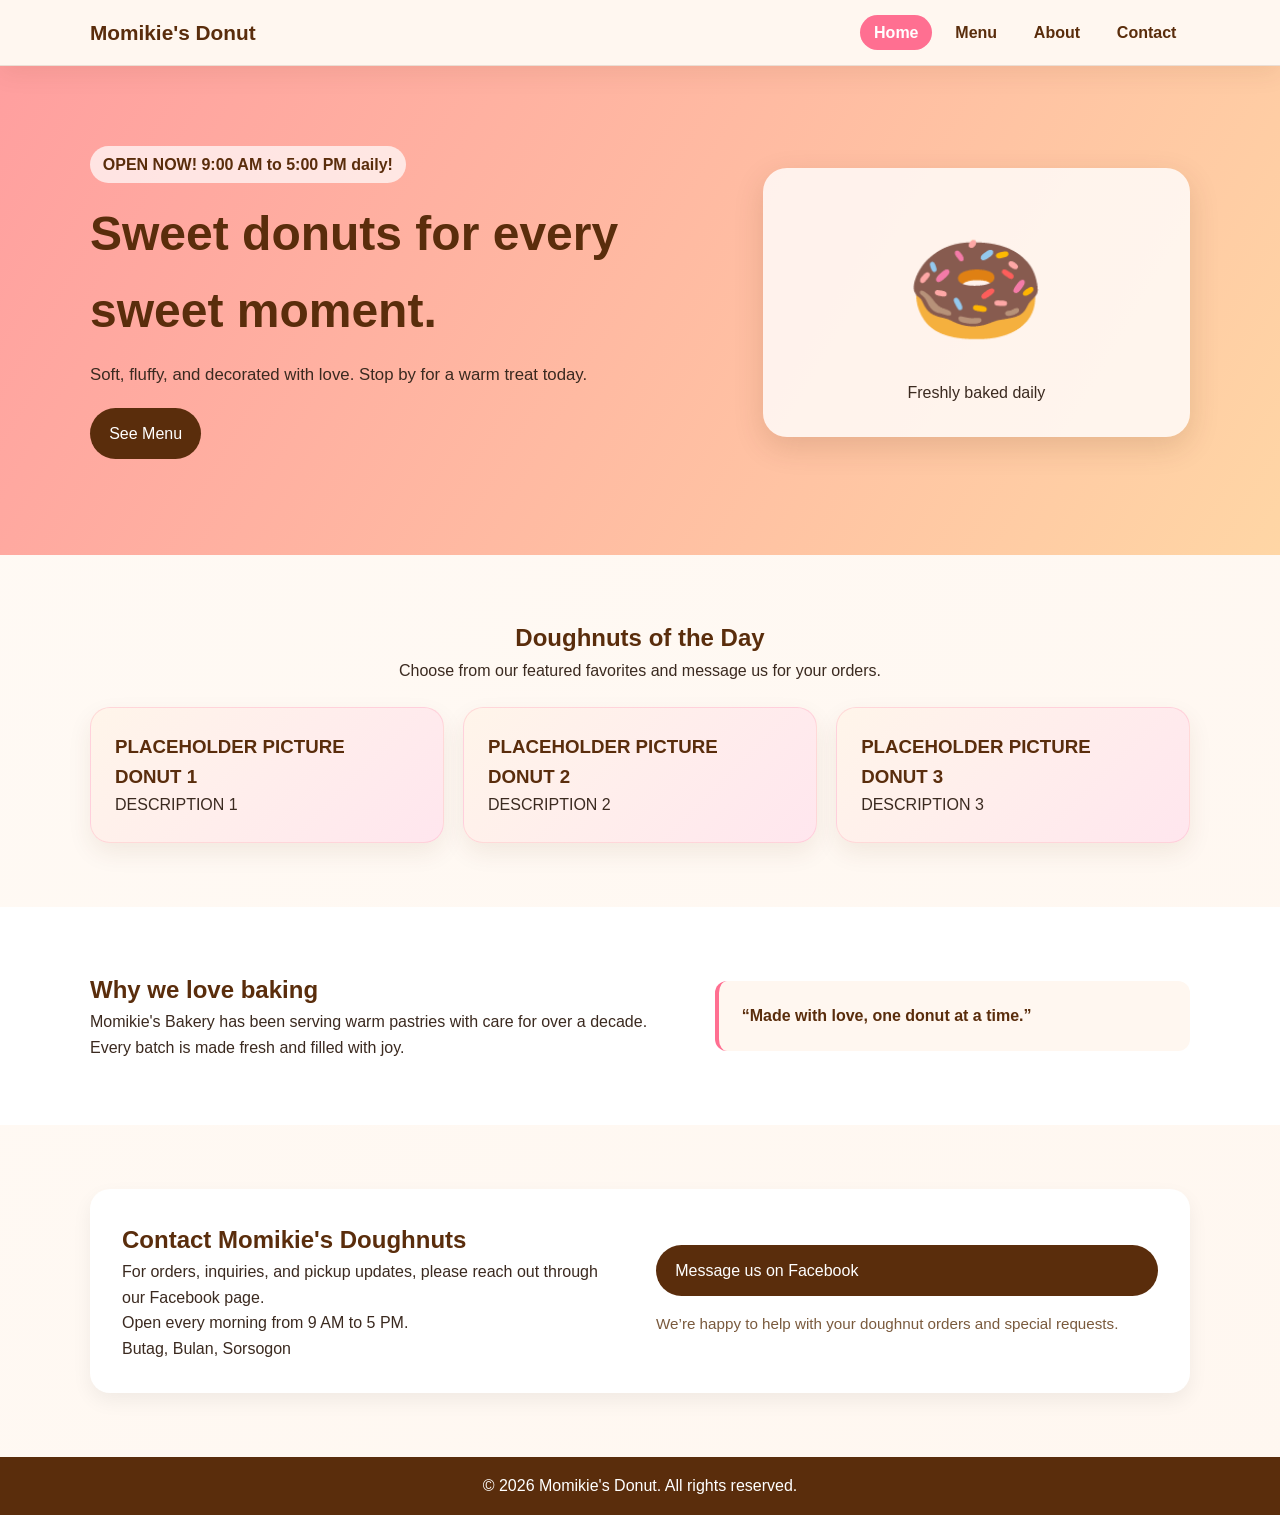
<file: index.html>
<!DOCTYPE html>
<html lang="en">
<head>
    <meta charset="UTF-8">
    <meta name="viewport" content="width=device-width, initial-scale=1.0">
    <title>Momikie's Donut</title>
    <link rel="stylesheet" href="style.css">
</head>
<body>
    <header class="site-header">
        <div class="container nav-wrap">
            <a href="index.html" class="logo">Momikie's Donut</a>
            <nav class="nav">
                <ul>
                    <li><a href="index.html" class="active">Home</a></li>
                    <li><a href="menu.html">Menu</a></li>
                    <li><a href="about.html">About</a></li>
                    <li><a href="contact.html">Contact</a></li>
                </ul>
            </nav>
        </div>
    </header>

    <section class="hero" id="home">
        <div class="container hero-content">
            <div>
                <p class="tag">OPEN NOW! 9:00 AM to 5:00 PM daily!</p>
                <h1>Sweet donuts for every sweet moment.</h1>
                <p class="subtitle">Soft, fluffy, and decorated with love. Stop by for a warm treat today.</p>
                <a href="menu.html" class="btn">See Menu</a>
            </div>
            <div class="hero-card" aria-label="Donut illustration">
                <span>🍩</span>
                <p>Freshly baked daily</p>
            </div>
        </div>
    </section>

    <main>
        <section id="menu" class="section">
            <div class="container">
                <div class="section-heading">
                    <h2>Doughnuts of the Day</h2>
                    <p>Choose from our featured favorites and message us for your orders.</p>
                </div>

                <div class="featured-grid">
                    <article class="featured-card">
                        <h3>PLACEHOLDER PICTURE</h3>
                        <h3>DONUT 1</h3>
                        <p>DESCRIPTION 1</p>
                    </article>
                    <article class="featured-card">
                        <h3>PLACEHOLDER PICTURE</h3>
                        <h3>DONUT 2</h3>
                        <p>DESCRIPTION 2</p>
                    </article>
                    <article class="featured-card">
                        <h3>PLACEHOLDER PICTURE</h3>
                        <h3>DONUT 3</h3>
                        <p>DESCRIPTION 3</p>
                    </article>
                </div>
            </div>
        </section>

        <section id="about" class="section about">
            <div class="container about-wrap">
                <div>
                    <h2>Why we love baking</h2>
                    <p>Momikie's Bakery has been serving warm pastries with care for over a decade. Every batch is made fresh and filled with joy.</p>
                </div>
                <div class="quote">“Made with love, one donut at a time.”</div>
            </div>
        </section>

        <section id="contact" class="section">
            <div class="container contact-box">
                <div>
                    <h2>Contact Momikie's Doughnuts</h2>
                    <p>For orders, inquiries, and pickup updates, please reach out through our Facebook page.</p>
                    <p>Open every morning from 9 AM to 5 PM.</p>
                    <p>Butag, Bulan, Sorsogon</p>
                </div>
                <div class="contact-actions">
                    <a href="https://www.facebook.com/profile.php?id=61591520188465" target="_blank" rel="noopener noreferrer" class="btn">Message us on Facebook</a>
                    <p class="contact-note">We’re happy to help with your doughnut orders and special requests.</p>
                </div>
            </div>
        </section>
    </main>

    <footer>
        <div class="container footer">
            <p>&copy; 2026 Momikie's Donut. All rights reserved.</p>
        </div>
    </footer>
</body>
</html>
</file>
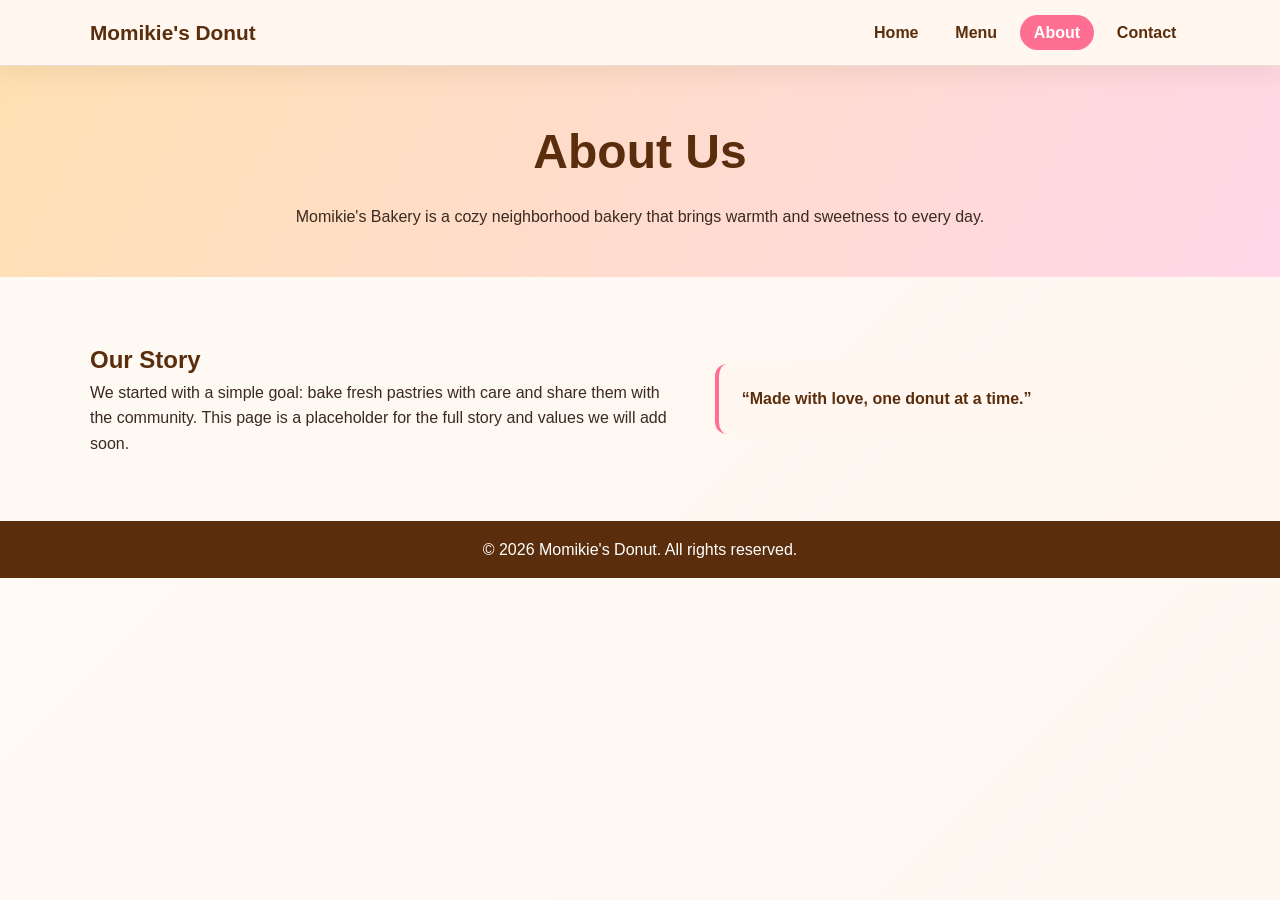
<file: about.html>
<!DOCTYPE html>
<html lang="en">
<head>
    <meta charset="UTF-8">
    <meta name="viewport" content="width=device-width, initial-scale=1.0">
    <title>About | Momikie's Donut</title>
    <link rel="stylesheet" href="style.css">
</head>
<body>
    <header class="site-header">
        <div class="container nav-wrap">
            <a href="index.html" class="logo">Momikie's Donut</a>
            <nav class="nav">
                <ul>
                    <li><a href="index.html">Home</a></li>
                    <li><a href="menu.html">Menu</a></li>
                    <li><a href="about.html" class="active">About</a></li>
                    <li><a href="contact.html">Contact</a></li>
                </ul>
            </nav>
        </div>
    </header>

    <section class="page-hero">
        <div class="container">
            <h1>About Us</h1>
            <p>Momikie's Bakery is a cozy neighborhood bakery that brings warmth and sweetness to every day.</p>
        </div>
    </section>

    <main class="section">
        <div class="container about-wrap">
            <div>
                <h2>Our Story</h2>
                <p>We started with a simple goal: bake fresh pastries with care and share them with the community. This page is a placeholder for the full story and values we will add soon.</p>
            </div>
            <div class="quote">“Made with love, one donut at a time.”</div>
        </div>
    </main>

    <footer>
        <div class="container footer">
            <p>&copy; 2026 Momikie's Donut. All rights reserved.</p>
        </div>
    </footer>
</body>
</html>
</file>
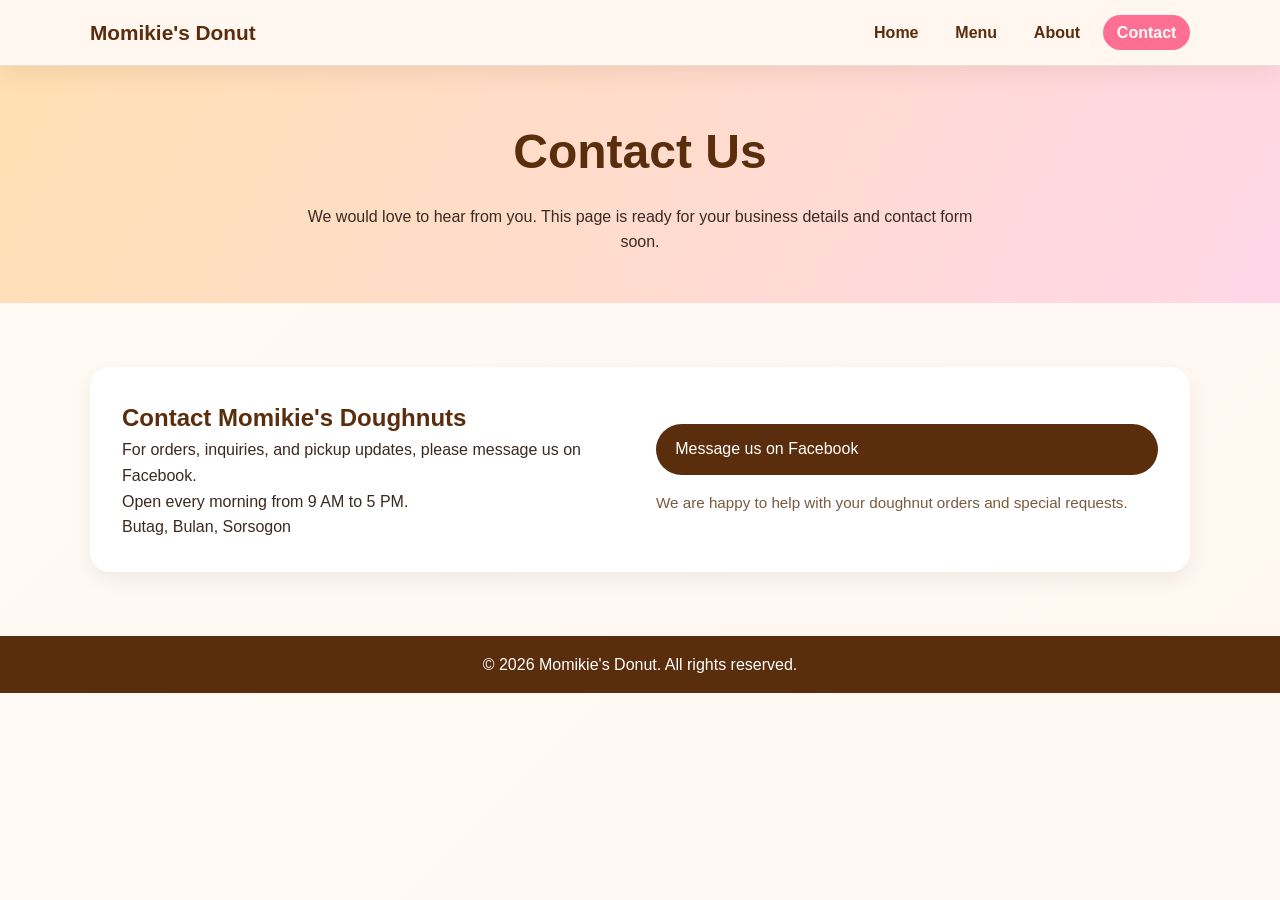
<file: contact.html>
<!DOCTYPE html>
<html lang="en">
<head>
    <meta charset="UTF-8">
    <meta name="viewport" content="width=device-width, initial-scale=1.0">
    <title>Contact | Momikie's Donut</title>
    <link rel="stylesheet" href="style.css">
</head>
<body>
    <header class="site-header">
        <div class="container nav-wrap">
            <a href="index.html" class="logo">Momikie's Donut</a>
            <nav class="nav">
                <ul>
                    <li><a href="index.html">Home</a></li>
                    <li><a href="menu.html">Menu</a></li>
                    <li><a href="about.html">About</a></li>
                    <li><a href="contact.html" class="active">Contact</a></li>
                </ul>
            </nav>
        </div>
    </header>

    <section class="page-hero">
        <div class="container">
            <h1>Contact Us</h1>
            <p>We would love to hear from you. This page is ready for your business details and contact form soon.</p>
        </div>
    </section>

    <main class="section">
        <div class="container contact-box">
            <div>
                <h2>Contact Momikie's Doughnuts</h2>
                <p>For orders, inquiries, and pickup updates, please message us on Facebook.</p>
                <p>Open every morning from 9 AM to 5 PM.</p>
                <p>Butag, Bulan, Sorsogon</p>
            </div>
            <div class="contact-actions">
                <a href="https://www.facebook.com/profile.php?id=61591520188465" target="_blank" rel="noopener noreferrer" class="btn">Message us on Facebook</a>
                <p class="contact-note">We are happy to help with your doughnut orders and special requests.</p>
            </div>
        </div>
    </main>

    <footer>
        <div class="container footer">
            <p>&copy; 2026 Momikie's Donut. All rights reserved.</p>
        </div>
    </footer>
</body>
</html>
</file>
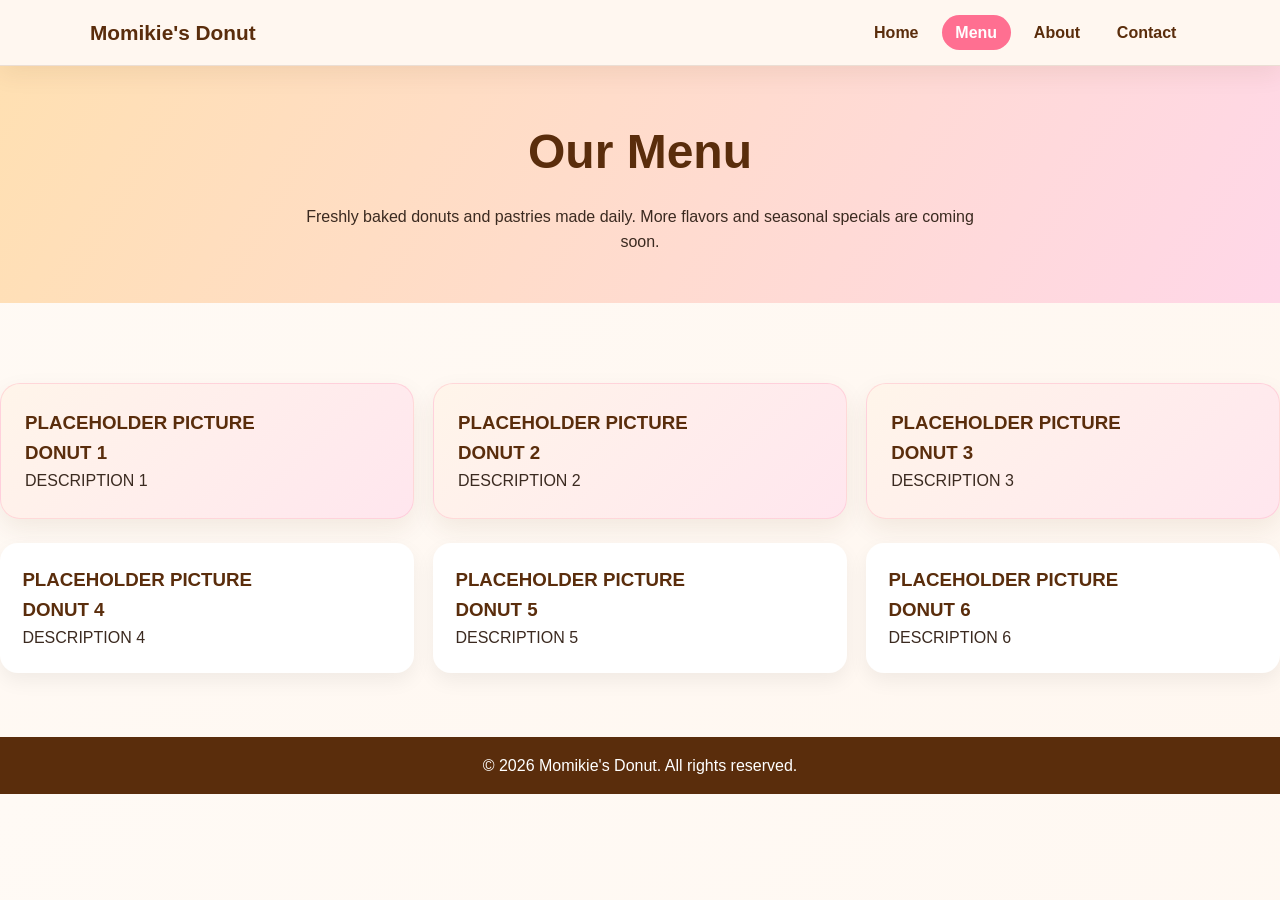
<file: menu.html>
<!DOCTYPE html>
<html lang="en">
<head>
    <meta charset="UTF-8">
    <meta name="viewport" content="width=device-width, initial-scale=1.0">
    <title>Menu | Momikie's Donut</title>
    <link rel="stylesheet" href="style.css">
</head>
<body>
    <header class="site-header">
        <div class="container nav-wrap">
            <a href="index.html" class="logo">Momikie's Donut</a>
            <nav class="nav">
                <ul>
                    <li><a href="index.html">Home</a></li>
                    <li><a href="menu.html" class="active">Menu</a></li>
                    <li><a href="about.html">About</a></li>
                    <li><a href="contact.html">Contact</a></li>
                </ul>
            </nav>
        </div>
    </header>

    <section class="page-hero">
        <div class="container">
            <h1>Our Menu</h1>
            <p>Freshly baked donuts and pastries made daily. More flavors and seasonal specials are coming soon.</p>
        </div>
    </section>

    <main class="section">

            <div class="featured-grid">
                <article class="featured-card">
                    <h3>PLACEHOLDER PICTURE</h3>
                    <h3>DONUT 1</h3>
                    <p>DESCRIPTION 1</p>
                </article>
                <article class="featured-card">
                    <h3>PLACEHOLDER PICTURE</h3>
                    <h3>DONUT 2</h3>
                    <p>DESCRIPTION 2</p>
                </article>
                <article class="featured-card">
                    <h3>PLACEHOLDER PICTURE</h3>
                    <h3>DONUT 3</h3>
                    <p>DESCRIPTION 3</p>
                </article>
            </div>

            <div class="card-grid">
                <article class="card">
                    <h3>PLACEHOLDER PICTURE</h3>
                    <h3>DONUT 4</h3>
                    <p>DESCRIPTION 4</p>
                </article>
                <article class="card">
                    <h3>PLACEHOLDER PICTURE</h3>
                    <h3>DONUT 5</h3>
                    <p>DESCRIPTION 5</p>
                </article>
                <article class="card">
                    <h3>PLACEHOLDER PICTURE</h3>
                    <h3>DONUT 6</h3>
                    <p>DESCRIPTION 6</p>
                </article>
            </div>
        </div>
    </main>

    <footer>
        <div class="container footer">
            <p>&copy; 2026 Momikie's Donut. All rights reserved.</p>
        </div>
    </footer>
</body>
</html>
</file>
<file: style.css>
:root {
    --pink: #ff6f91;
    --cream: #fff7f0;
    --brown: #5a2d0c;
    --text: #3b2a20;
}

* {
    box-sizing: border-box;
    margin: 0;
    padding: 0;
}

body {
    font-family: Arial, Helvetica, sans-serif;
    color: var(--text);
    background: linear-gradient(135deg, #fffaf5 0%, var(--cream) 100%);
    line-height: 1.6;
}

.container {
    width: min(1100px, 90%);
    margin: 0 auto;
}

.site-header {
    position: sticky;
    top: 0;
    z-index: 1000;
    background: rgba(255, 247, 240, 0.95);
    backdrop-filter: blur(10px);
    border-bottom: 1px solid rgba(90, 45, 12, 0.12);
    box-shadow: 0 8px 24px rgba(90, 45, 12, 0.08);
}

.nav-wrap {
    display: flex;
    justify-content: space-between;
    align-items: center;
    padding: 1rem 0;
}

.logo {
    font-size: 1.3rem;
    font-weight: 700;
    color: var(--brown);
    text-decoration: none;
}

.nav ul {
    display: flex;
    gap: 0.6rem;
    list-style: none;
}

.nav a {
    text-decoration: none;
    color: var(--brown);
    font-weight: 600;
    padding: 0.55rem 0.85rem;
    border-radius: 999px;
    transition: 0.2s ease;
}

.nav a:hover,
.nav a.active {
    background: var(--pink);
    color: white;
}

.hero {
    background: linear-gradient(120deg, #ff9f9f, #ffd6a5);
    padding: 3rem 0 4rem;
}

.hero-content {
    display: grid;
    grid-template-columns: 1.2fr 0.8fr;
    gap: 2rem;
    align-items: center;
    padding: 2rem 0;
}

.tag {
    display: inline-block;
    background: rgba(255, 255, 255, 0.7);
    color: var(--brown);
    padding: 0.35rem 0.8rem;
    border-radius: 999px;
    margin-bottom: 0.8rem;
    font-weight: 700;
}

h1, h2, h3 {
    color: var(--brown);
}

h1 {
    font-size: clamp(2rem, 4vw, 3rem);
    margin-bottom: 0.8rem;
}

.subtitle {
    font-size: 1.05rem;
    margin-bottom: 1.2rem;
    max-width: 500px;
}

.btn {
    display: inline-block;
    background: var(--brown);
    color: white;
    text-decoration: none;
    padding: 0.8rem 1.2rem;
    border-radius: 999px;
}

.hero-card {
    background: rgba(255, 255, 255, 0.8);
    border-radius: 24px;
    padding: 2rem;
    text-align: center;
    box-shadow: 0 10px 30px rgba(90, 45, 12, 0.15);
}

.hero-card span {
    font-size: 7rem;
}

.page-hero {
    background: linear-gradient(120deg, #ffe0b2, #ffd7e8);
    padding: 3rem 0;
    text-align: center;
}

.page-hero p {
    max-width: 700px;
    margin: 0.8rem auto 0;
}

.section {
    padding: 4rem 0;
}

.section-heading {
    text-align: center;
    margin-bottom: 1.5rem;
}

.extra-space {
    margin-top: 2.5rem;
}

.featured-grid {
    display: grid;
    grid-template-columns: repeat(3, 1fr);
    gap: 1.2rem;
    margin-top: 1rem;
}

.featured-card {
    background: linear-gradient(135deg, #fff5ea, #ffe6ee);
    border: 1px solid rgba(255, 111, 145, 0.2);
    border-radius: 20px;
    padding: 1.5rem;
    box-shadow: 0 10px 24px rgba(90, 45, 12, 0.08);
}

.card-grid {
    display: grid;
    grid-template-columns: repeat(3, 1fr);
    gap: 1.2rem;
    margin-top: 1.5rem;
}

.card {
    background: white;
    border-radius: 18px;
    padding: 1.4rem;
    box-shadow: 0 8px 20px rgba(0, 0, 0, 0.06);
}

.about {
    background: #fff;
}

.about-wrap {
    display: grid;
    grid-template-columns: 1fr 0.8fr;
    gap: 2rem;
    align-items: center;
}

.quote {
    background: var(--cream);
    padding: 1.4rem;
    border-left: 4px solid var(--pink);
    border-radius: 12px;
    font-weight: 700;
    color: var(--brown);
}

.contact-box {
    display: grid;
    grid-template-columns: 1fr 1fr;
    gap: 2rem;
    background: white;
    padding: 2rem;
    border-radius: 20px;
    box-shadow: 0 8px 20px rgba(0, 0, 0, 0.06);
    align-items: center;
}

.contact-actions {
    display: flex;
    flex-direction: column;
    gap: 1rem;
}

.contact-note {
    color: #7a5a3d;
    font-size: 0.95rem;
}

form {
    display: flex;
    flex-direction: column;
    gap: 0.8rem;
}

input, textarea, button {
    font: inherit;
    padding: 0.8rem;
    border-radius: 10px;
    border: 1px solid #e8d8c8;
}

button {
    background: var(--pink);
    color: white;
    border: none;
    cursor: pointer;
}

footer {
    background: var(--brown);
    color: white;
    padding: 1rem 0;
    text-align: center;
}

@media (max-width: 768px) {
    .hero-content,
    .about-wrap,
    .contact-box,
    .featured-grid,
    .card-grid {
        grid-template-columns: 1fr;
    }

    .nav-wrap,
    .nav ul {
        flex-direction: column;
        gap: 0.6rem;
    }

    .nav ul {
        width: 100%;
        justify-content: center;
    }
}
</file>
